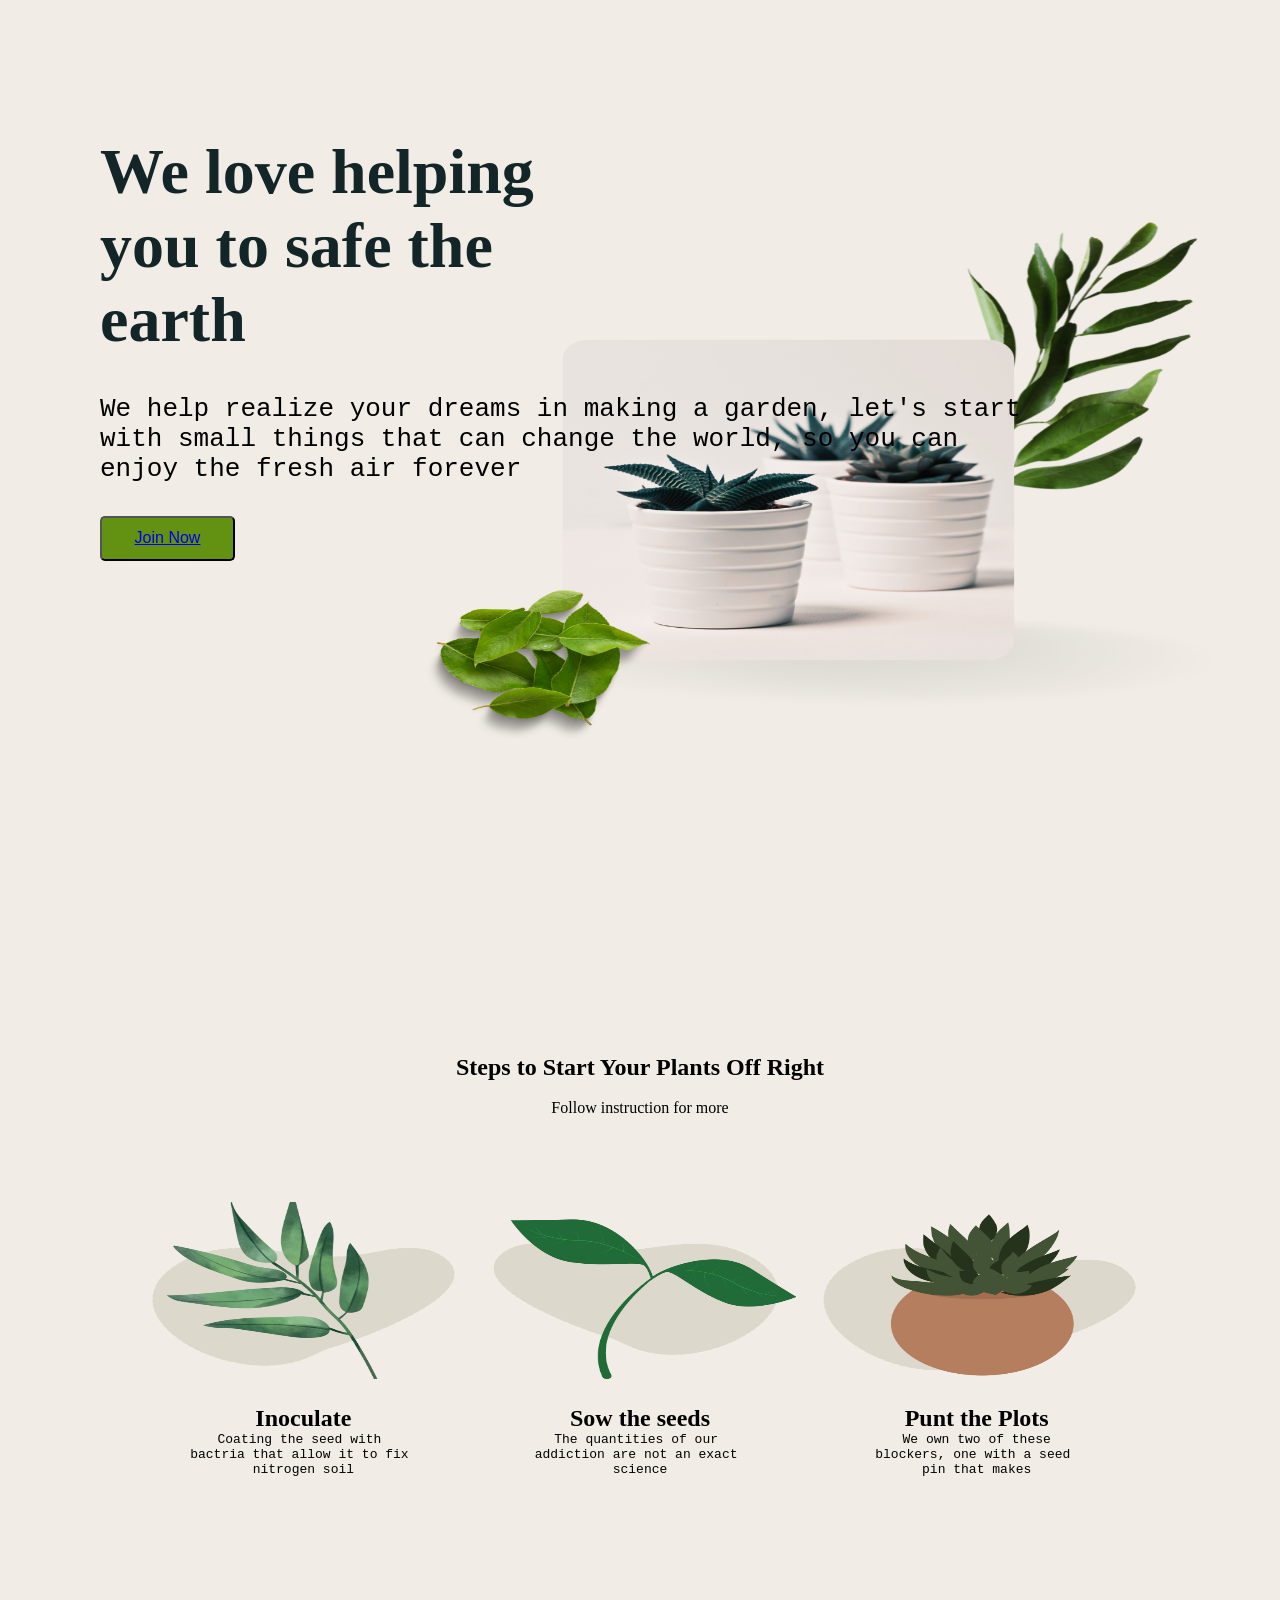
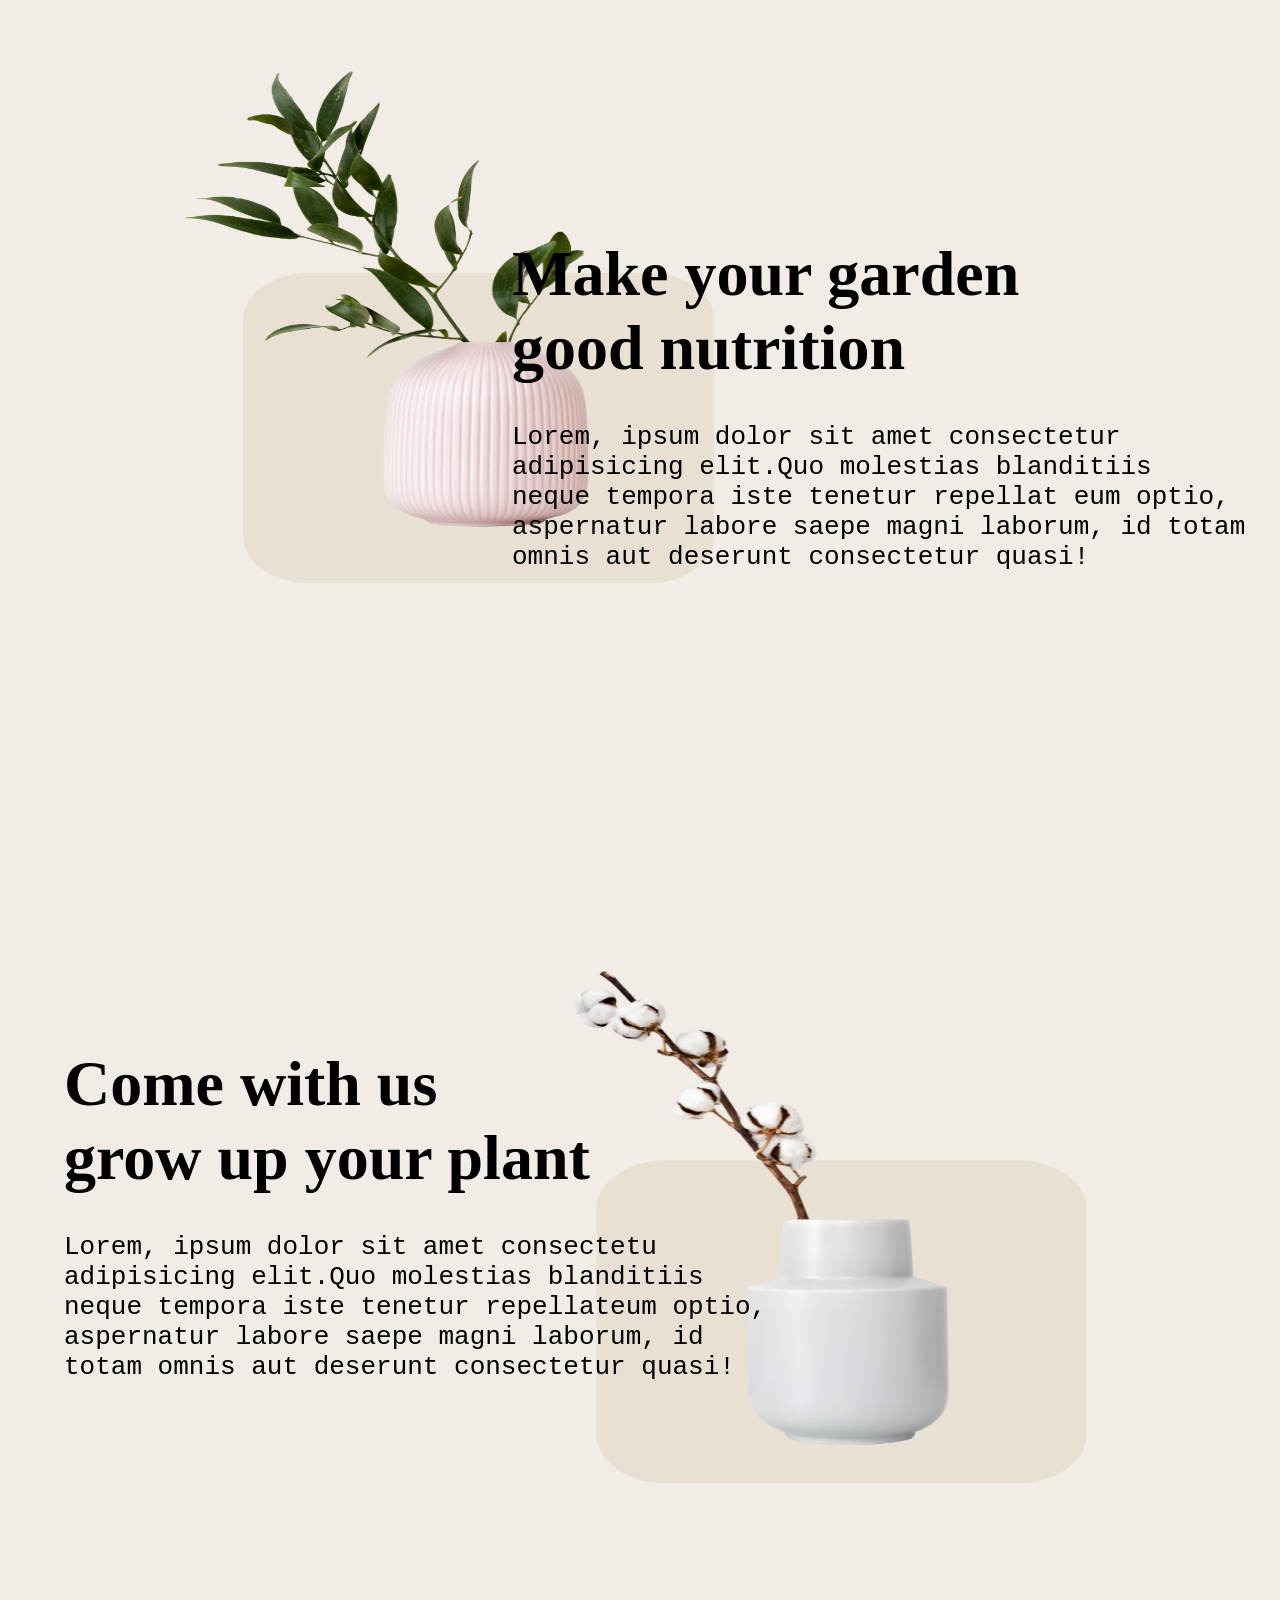
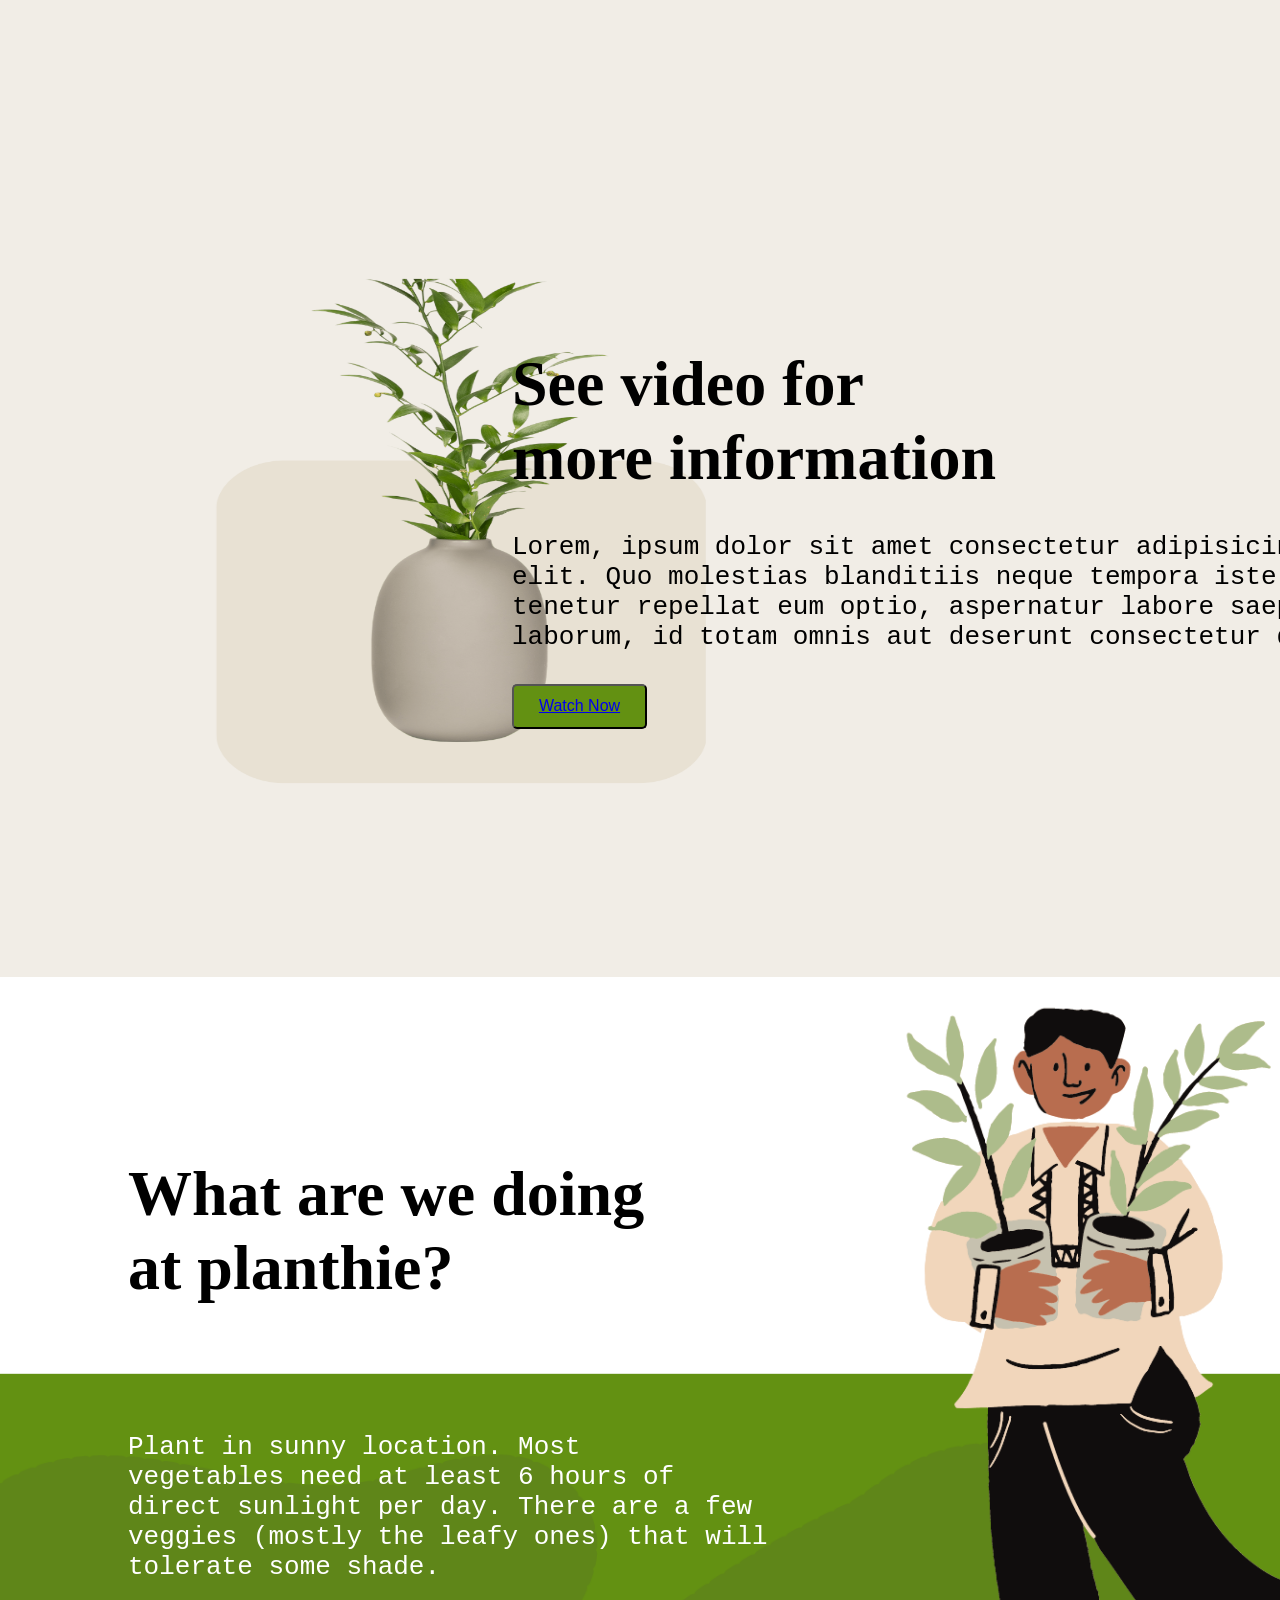
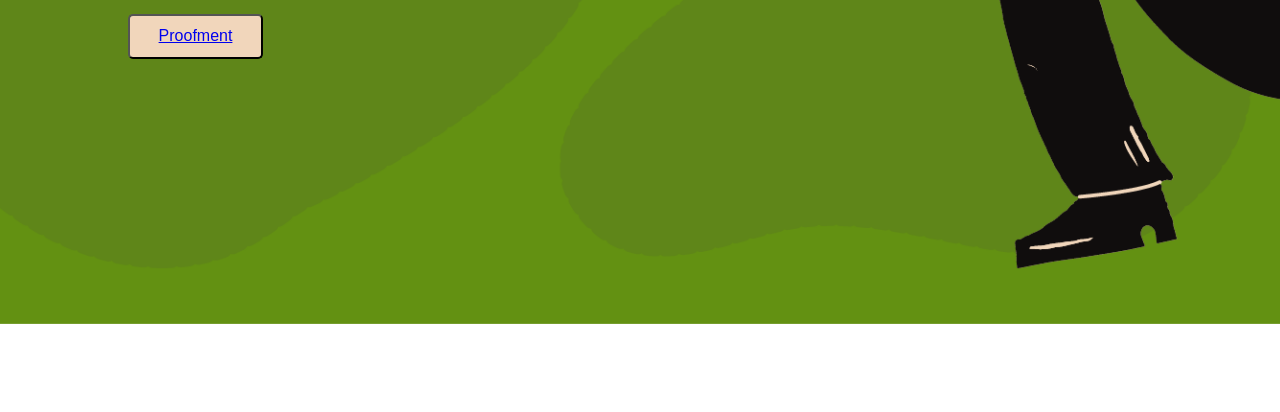
<file: Index.html>
<!DOCTYPE html>
<html lang="en">
<head>
    <meta charset="UTF-8">
    <meta http-equiv="X-UA-Compatible" content="IE=edge">
    <meta name="viewport" content="width=device-width, initial-scale=1.0">
    <title>Plant Shop</title>
    <link rel="stylesheet" href="/Index.css">
</head>
<body>
    <header class="header">
        <div class="header-div">
            <h1>We love helping <br> you to safe the <br> earth</h1>
            <br>
         <pre>We help realize your dreams in making a garden, let's start
with small things that can change the world, so you can
enjoy the fresh air forever
         </pre>
         <button class="btn"><a href="#">Join Now</a></button>
        </div>
    </header>
    
    <section class="section">
        <br>
        <br>
        <br>
        <h1>Steps to Start Your Plants Off Right</h1> <br>
        <p>Follow instruction for more</p>
        <div class="row">
            <div class="section-col">
                <img src="/5.png" alt="" height="220px">
               <h1>Inoculate</h1>
               <pre>Coating the seed with 
bactria that allow it to fix 
nitrogen soil</pre>
            </div>
            <div class="section-col">
                <img src="/6.png" alt="" height="220px">
                <h1>Sow the seeds</h1>
                <pre>The quantities of our 
addiction are not an exact 
science</pre>
             </div>
             <div class="section-col">
                <img src="/7.png" alt="" height="220px">
                <h1>Punt the Plots</h1>
                <pre>We own two of these
blockers, one with a seed 
pin that makes</pre>
             </div>
        </div>
    </section>
    <main class="main1">
        <div class="main1-div">
            <h1>Make your garden <br> good nutrition</h1>
            <br>
            <pre>Lorem, ipsum dolor sit amet consectetur 
adipisicing elit.Quo molestias blanditiis
neque tempora iste tenetur repellat eum optio,
aspernatur labore saepe magni laborum, id totam 
omnis aut deserunt consectetur quasi!
            </pre>
        </div>
    </main>
    <main class="main2">
        <div class="main2-div">
            <h1>Come with us <br> grow up your plant</h1>
            <br>
            <pre>Lorem, ipsum dolor sit amet consectetu
adipisicing elit.Quo molestias blanditiis
neque tempora iste tenetur repellateum optio, 
aspernatur labore saepe magni laborum, id
totam omnis aut deserunt consectetur quasi!
            </pre>
        </div>
    </main>
    <main class="main3">
        <div class="main3-div">
            <h1>See video for <br>more information</h1>
            <br>
            <pre>Lorem, ipsum dolor sit amet consectetur adipisicing
elit. Quo molestias blanditiis neque tempora iste
tenetur repellat eum optio, aspernatur labore saepe magni
laborum, id totam omnis aut deserunt consectetur quasi!
            </pre>
            <button class="btn1"><a href="#">Watch Now</a></button>
            </div>
    </main>
    <footer class="footer">
         <div class="footer-div">
              <h1>What are we doing <br> at planthie?</h1> <br>
              <pre id="pre">Plant in sunny location. Most
vegetables need at least 6 hours of 
direct sunlight per day. There are a few
veggies (mostly the leafy ones) that will
tolerate some shade.
              </pre> 
              <button class="footer-btn"><a href="#">Proofment</a></button>
         </div>
    </footer>

</body>
</html>
</file>
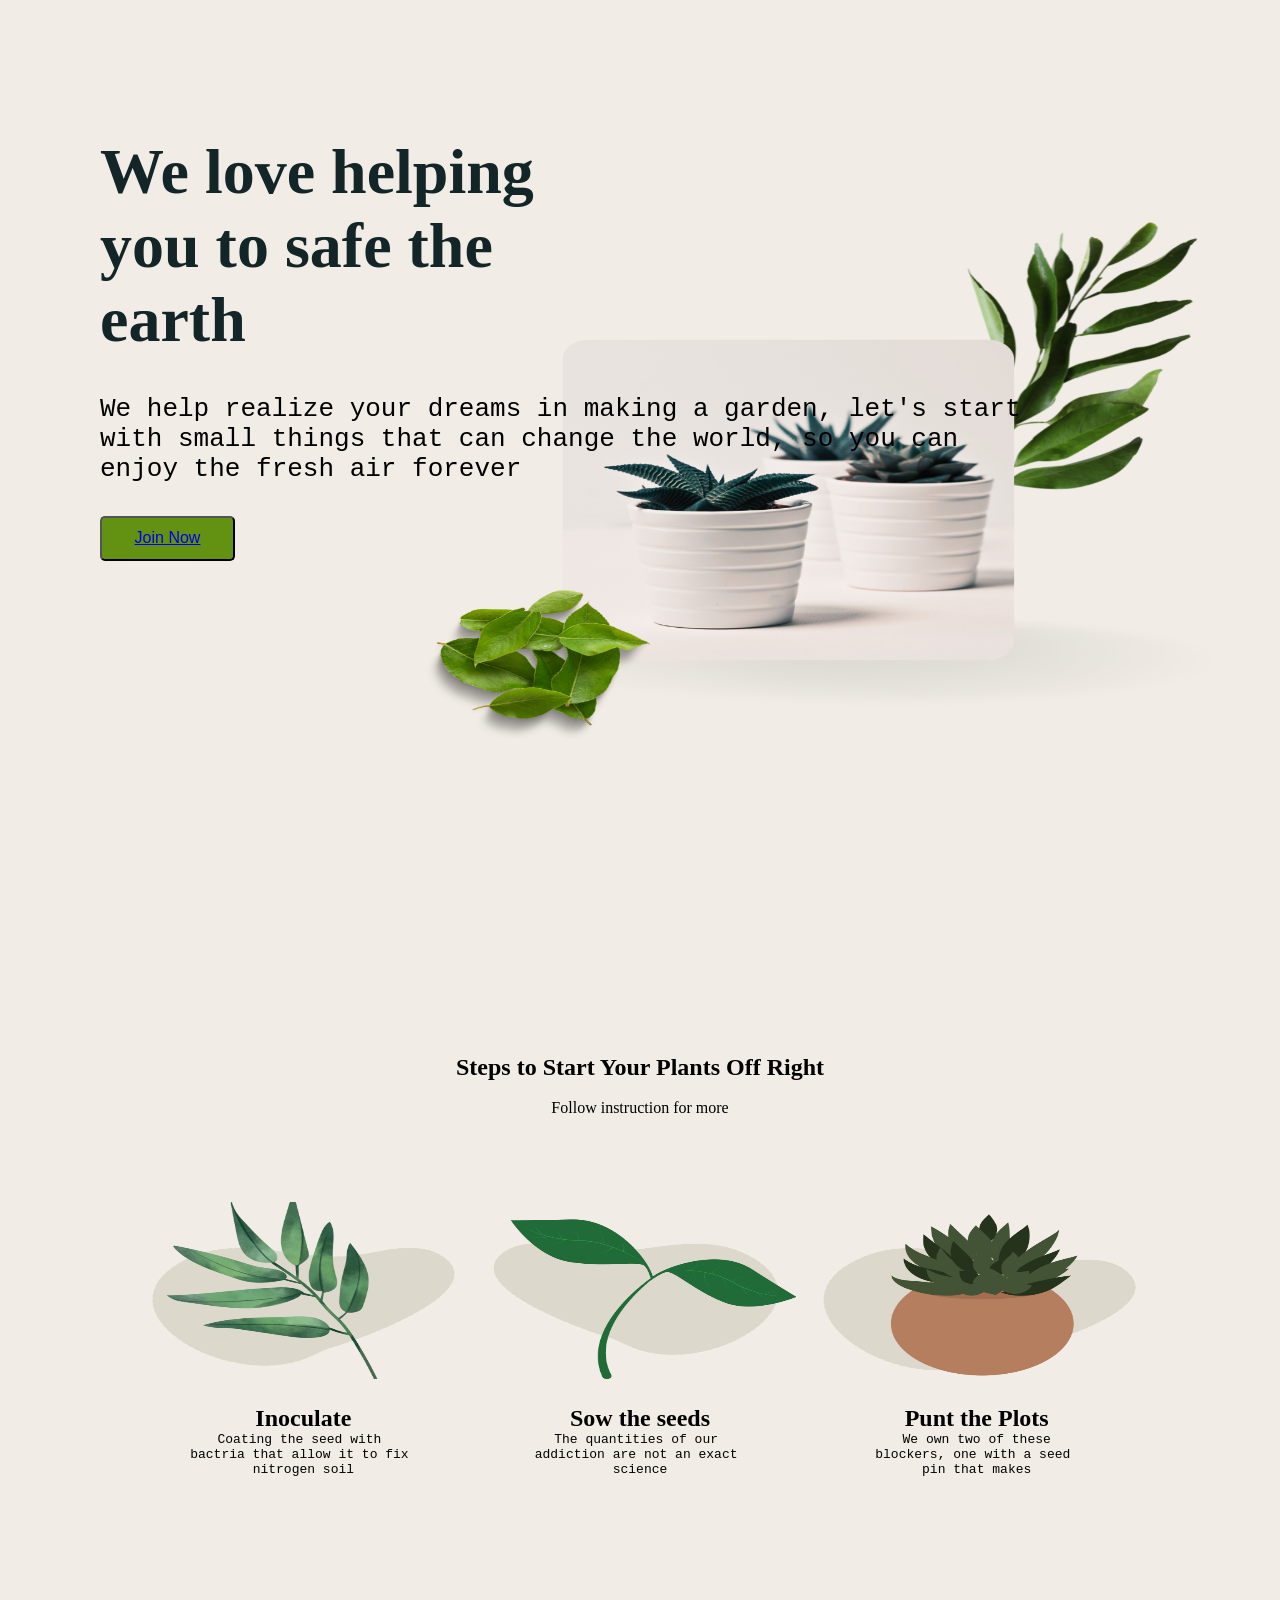
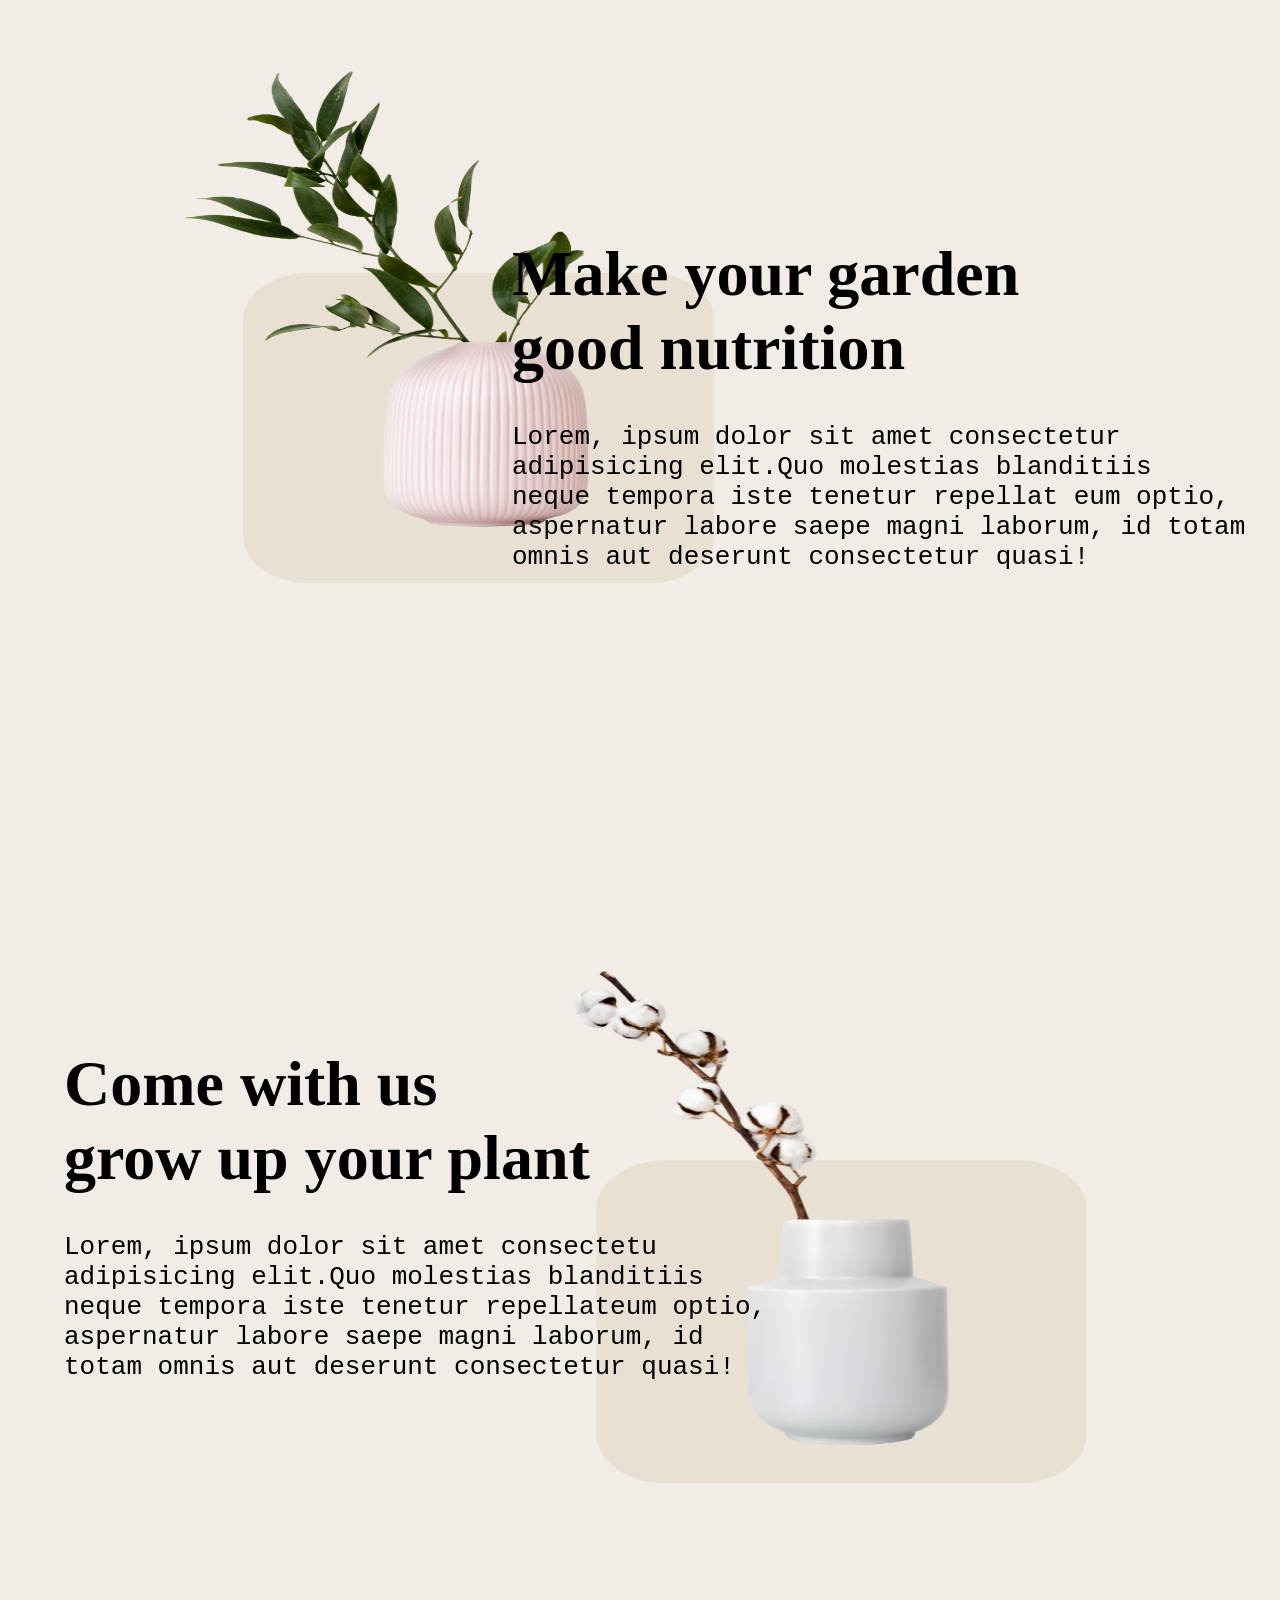
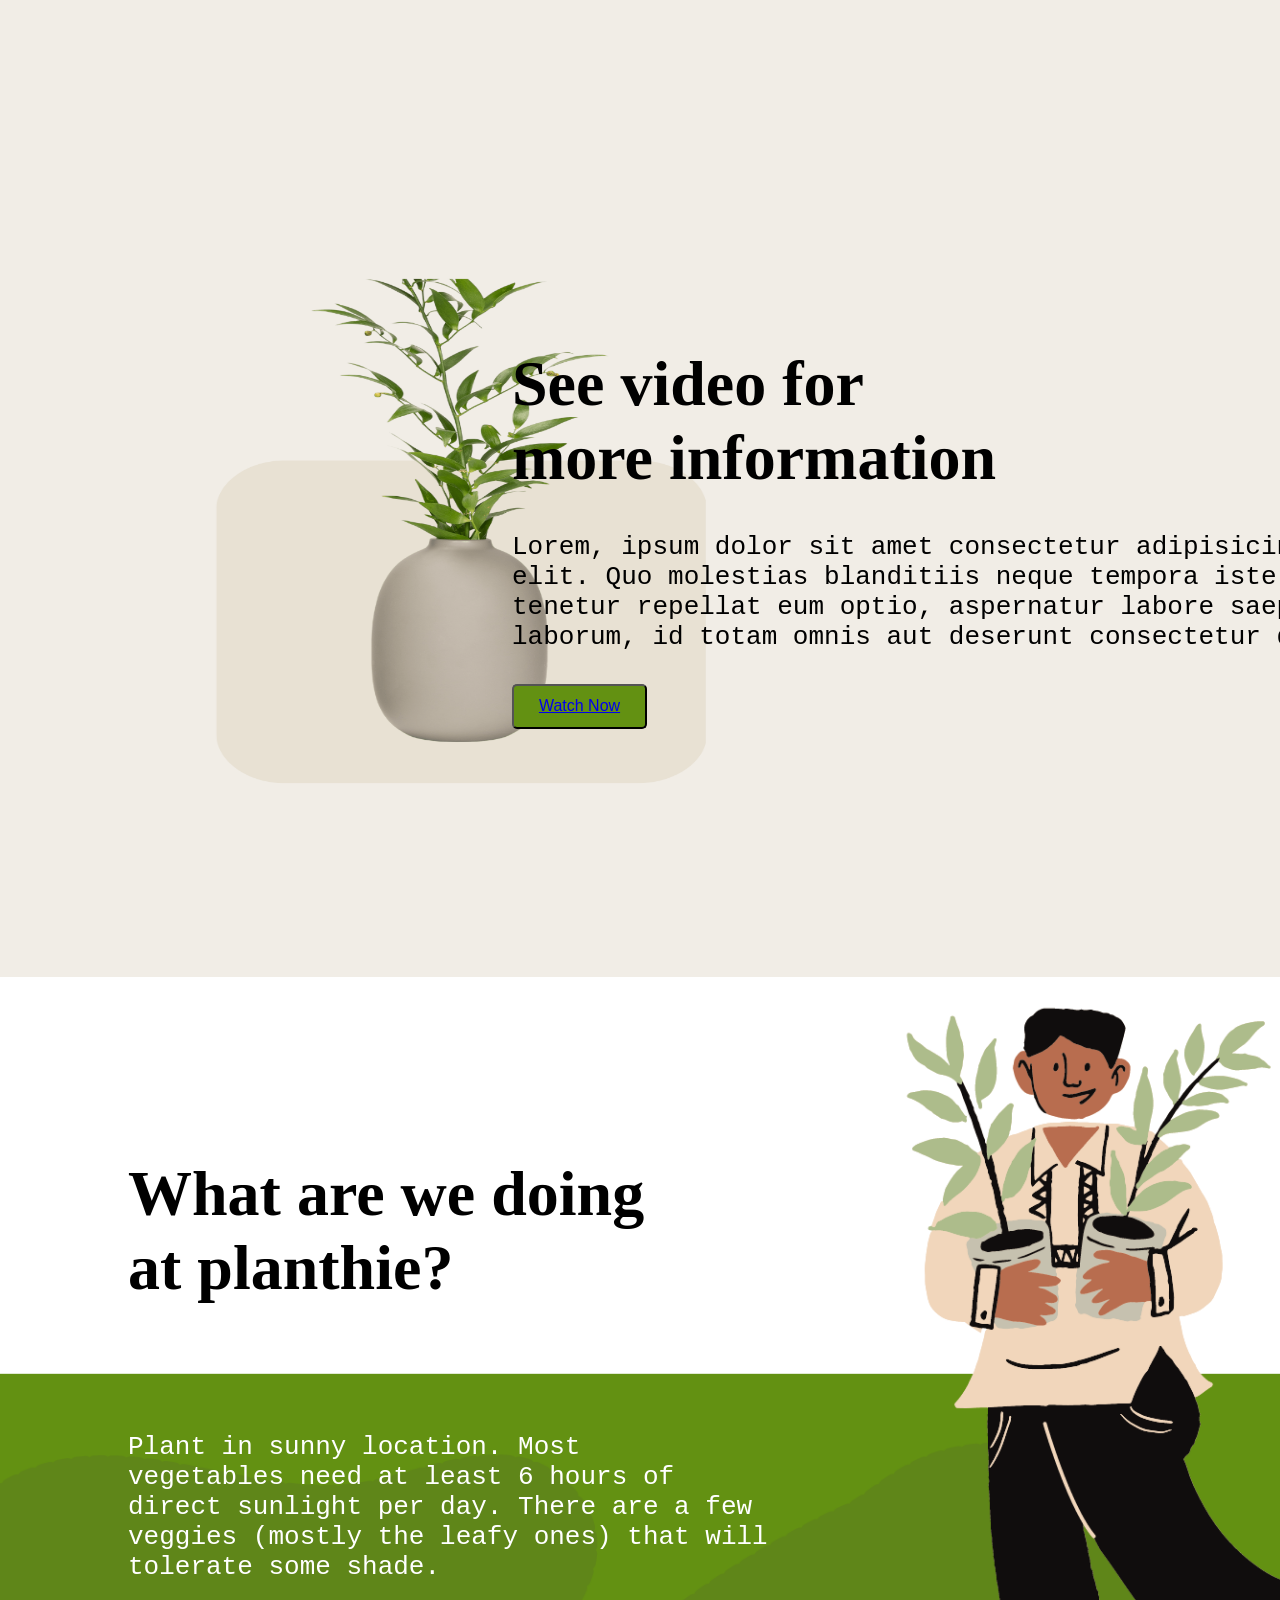
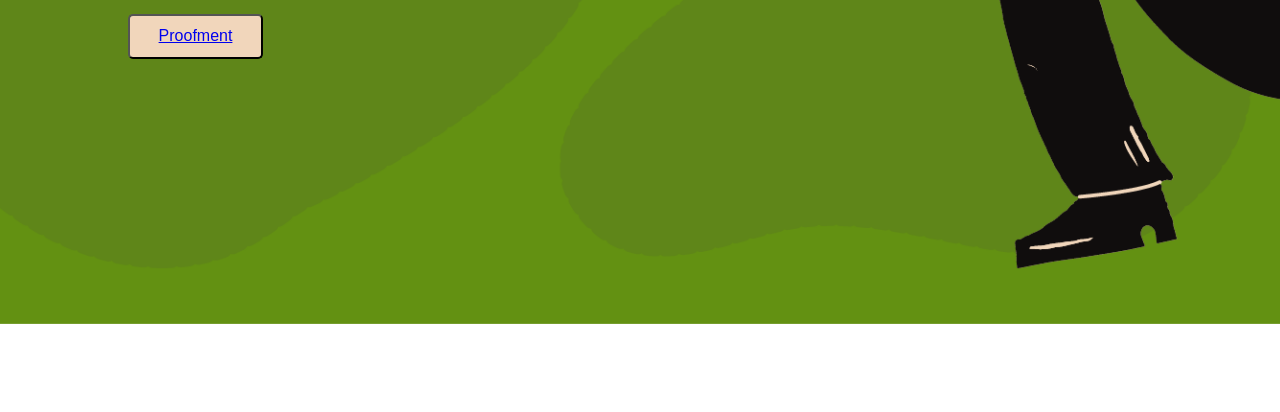
<file: index.html>
<!DOCTYPE html>
<html lang="en">
<head>
    <meta charset="UTF-8">
    <meta http-equiv="X-UA-Compatible" content="IE=edge">
    <meta name="viewport" content="width=device-width, initial-scale=1.0">
    <title>Plant Shop</title>
    <link rel="stylesheet" href="/index.css">

</head>
<body>
    <header class="header">
        <div class="header-div">
            <h1>We love helping <br> you to safe the <br> earth</h1>
            <br>
         <pre>We help realize your dreams in making a garden, let's start
with small things that can change the world, so you can
enjoy the fresh air forever
         </pre>
         <button class="btn"><a href="#">Join Now</a></button>
        </div>
    </header>
    
    <section class="section">
        <br>
        <br>
        <br>
        <h1>Steps to Start Your Plants Off Right</h1> <br>
        <p>Follow instruction for more</p>
        <div class="row">
            <div class="section-col">
                <img src="/5.png" alt="" height="220px">
               <h1>Inoculate</h1>
               <pre>Coating the seed with 
bactria that allow it to fix 
nitrogen soil</pre>
            </div>
            <div class="section-col">
                <img src="/6.png" alt="" height="220px">
                <h1>Sow the seeds</h1>
                <pre>The quantities of our 
addiction are not an exact 
science</pre>
             </div>
             <div class="section-col">
                <img src="/7.png" alt="" height="220px">
                <h1>Punt the Plots</h1>
                <pre>We own two of these
blockers, one with a seed 
pin that makes</pre>
             </div>
        </div>
    </section>
    <main class="main1">
        <div class="main1-div">
            <h1>Make your garden <br> good nutrition</h1>
            <br>
            <pre>Lorem, ipsum dolor sit amet consectetur 
adipisicing elit.Quo molestias blanditiis
neque tempora iste tenetur repellat eum optio,
aspernatur labore saepe magni laborum, id totam 
omnis aut deserunt consectetur quasi!
            </pre>
        </div>
    </main>
    <main class="main2">
        <div class="main2-div">
            <h1>Come with us <br> grow up your plant</h1>
            <br>
            <pre>Lorem, ipsum dolor sit amet consectetu
adipisicing elit.Quo molestias blanditiis
neque tempora iste tenetur repellateum optio, 
aspernatur labore saepe magni laborum, id
totam omnis aut deserunt consectetur quasi!
            </pre>
        </div>
    </main>
    <main class="main3">
        <div class="main3-div">
            <h1>See video for <br>more information</h1>
            <br>
            <pre>Lorem, ipsum dolor sit amet consectetur adipisicing
elit. Quo molestias blanditiis neque tempora iste
tenetur repellat eum optio, aspernatur labore saepe magni
laborum, id totam omnis aut deserunt consectetur quasi!
            </pre>
            <button class="btn1"><a href="#">Watch Now</a></button>
            </div>
    </main>
    <footer class="footer">
         <div class="footer-div">
              <h1>What are we doing <br> at planthie?</h1> <br>
              <pre id="pre">Plant in sunny location. Most
vegetables need at least 6 hours of 
direct sunlight per day. There are a few
veggies (mostly the leafy ones) that will
tolerate some shade.
              </pre> 
              <button class="footer-btn"><a href="#">Proofment</a></button>
         </div>
    </footer>

</body>
</html>
</file>
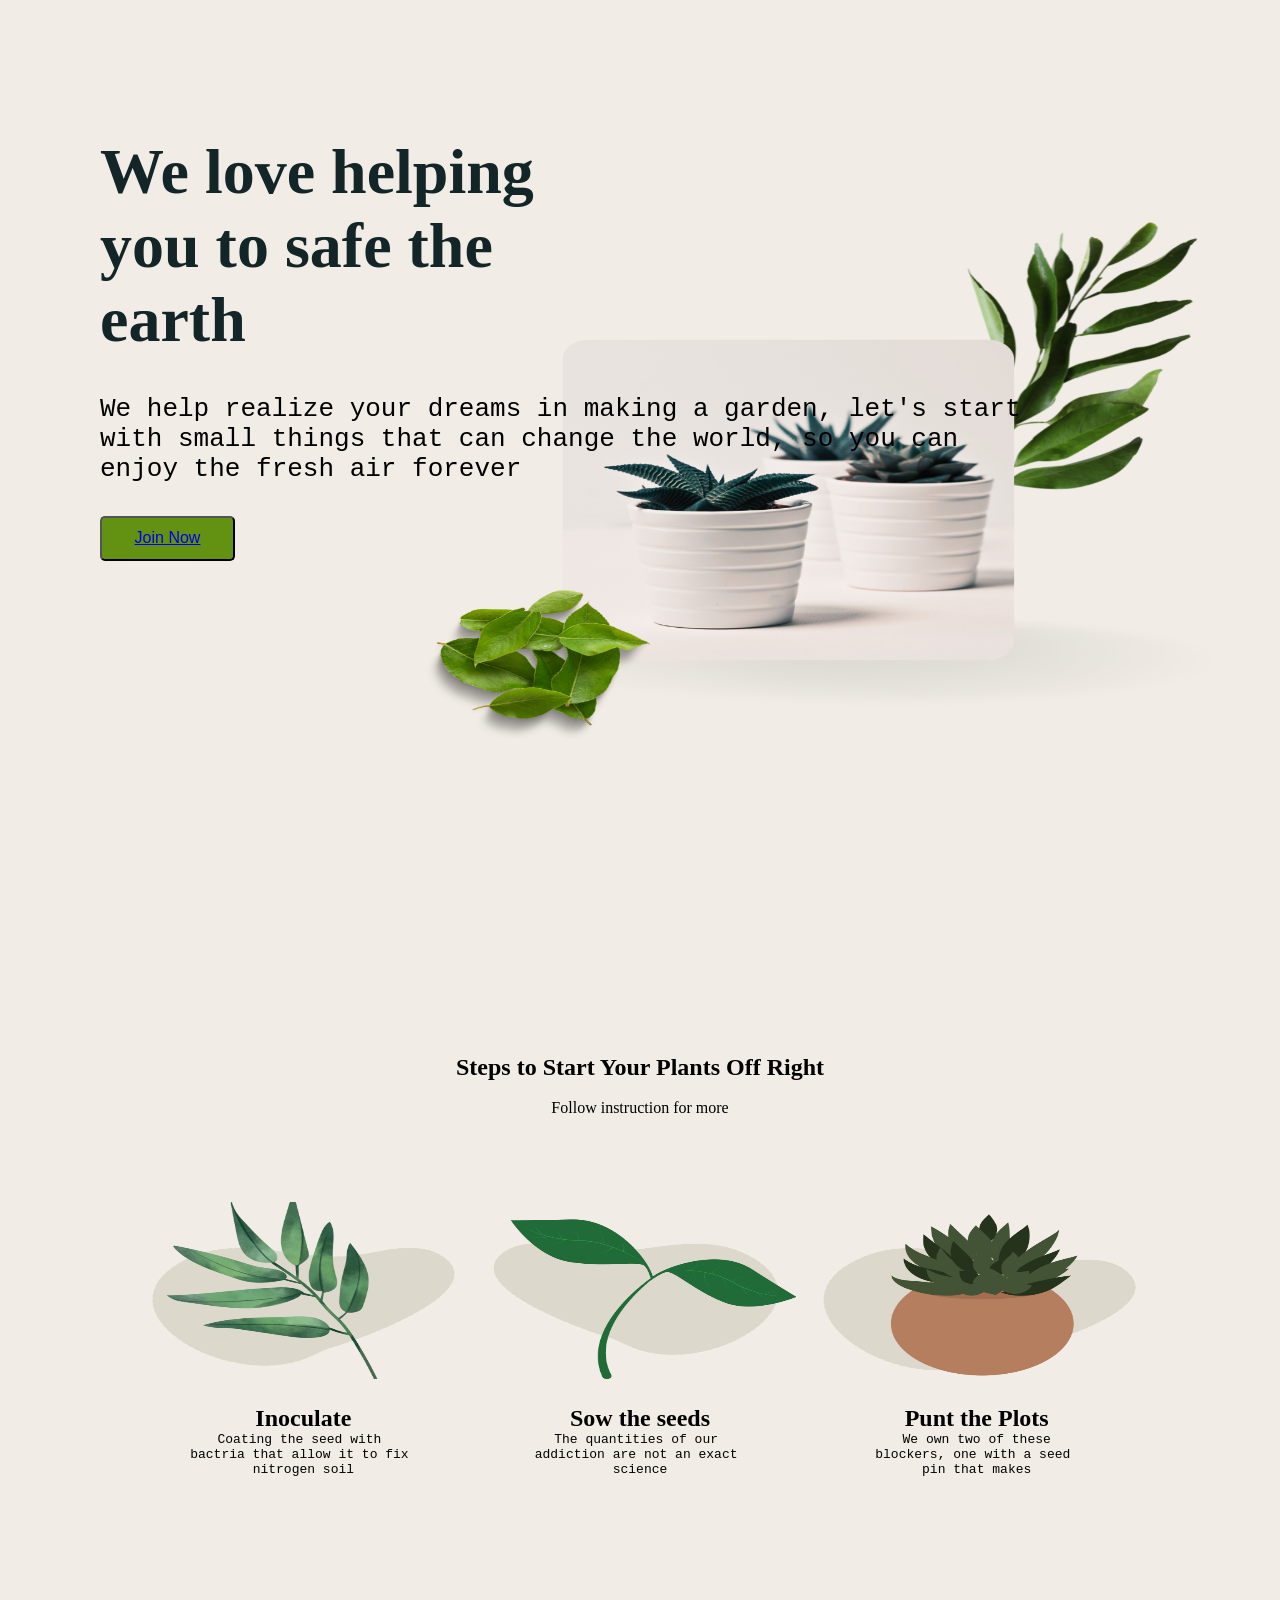
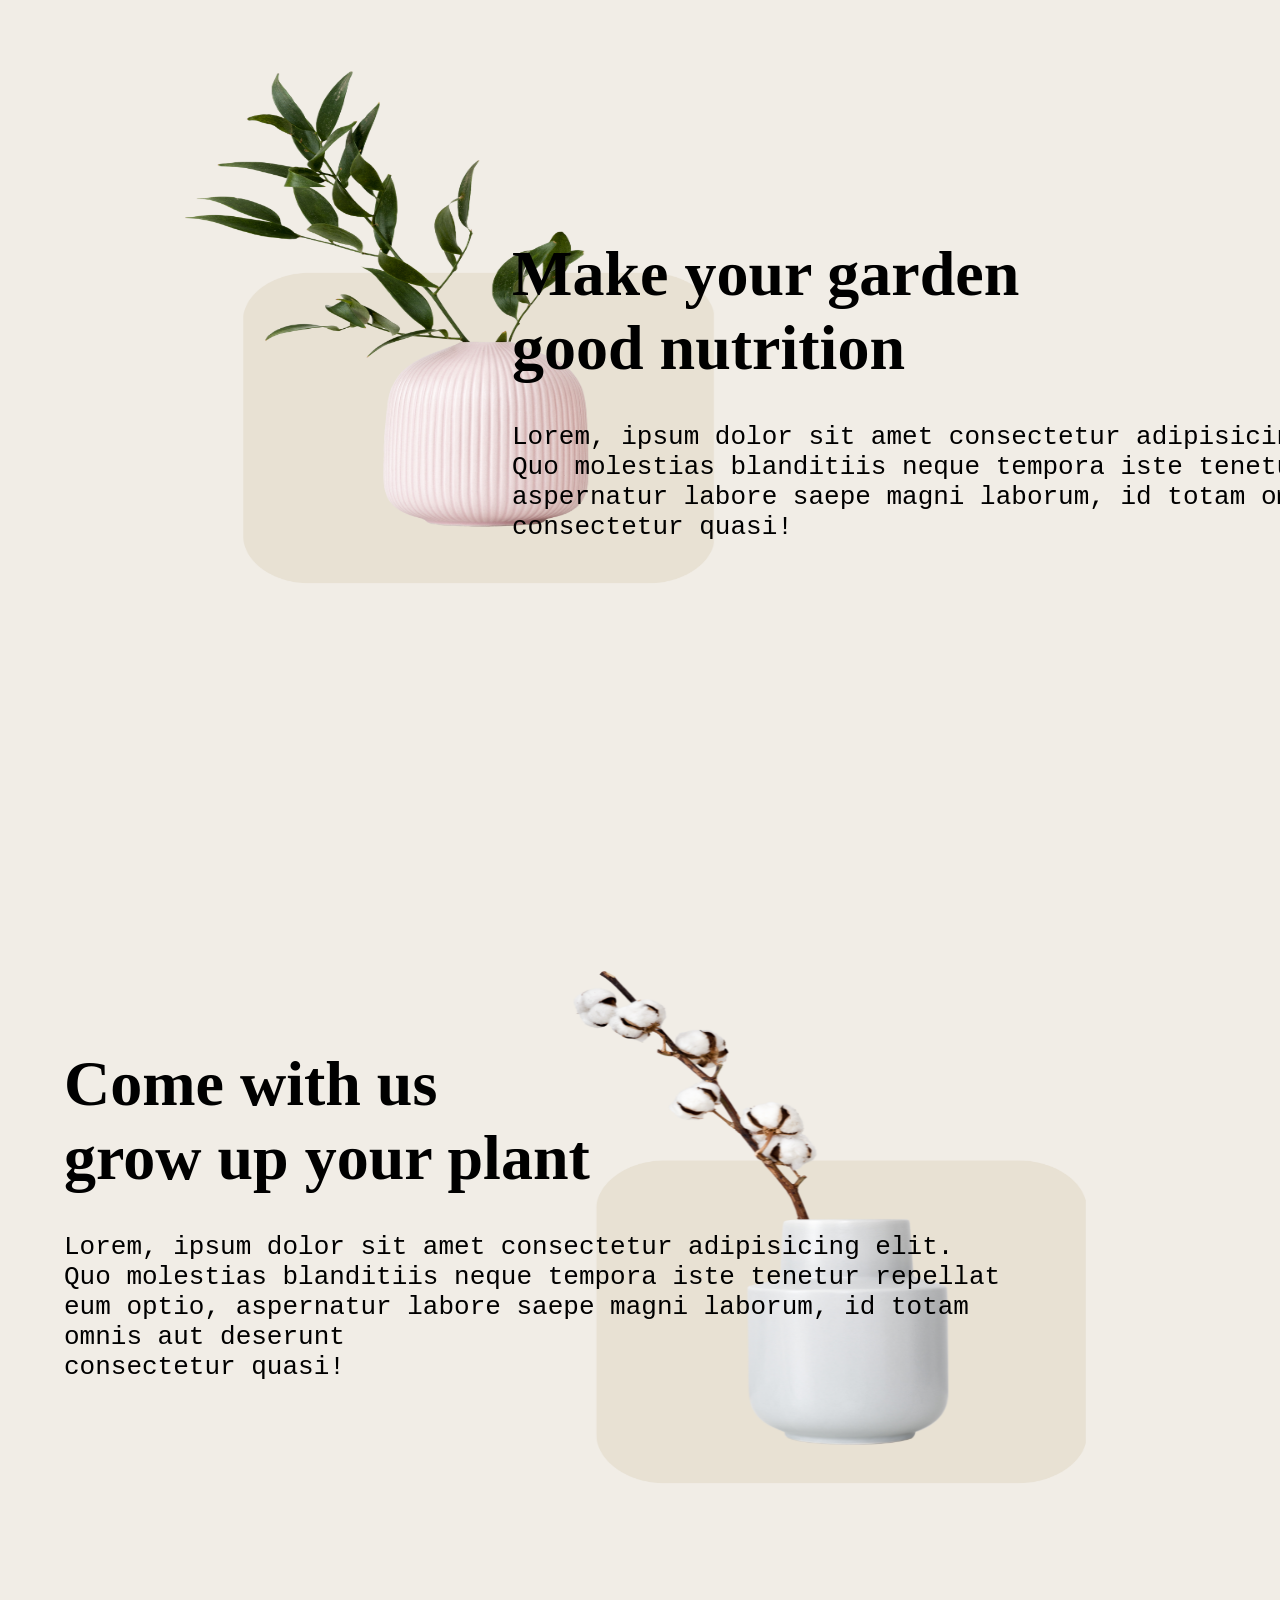
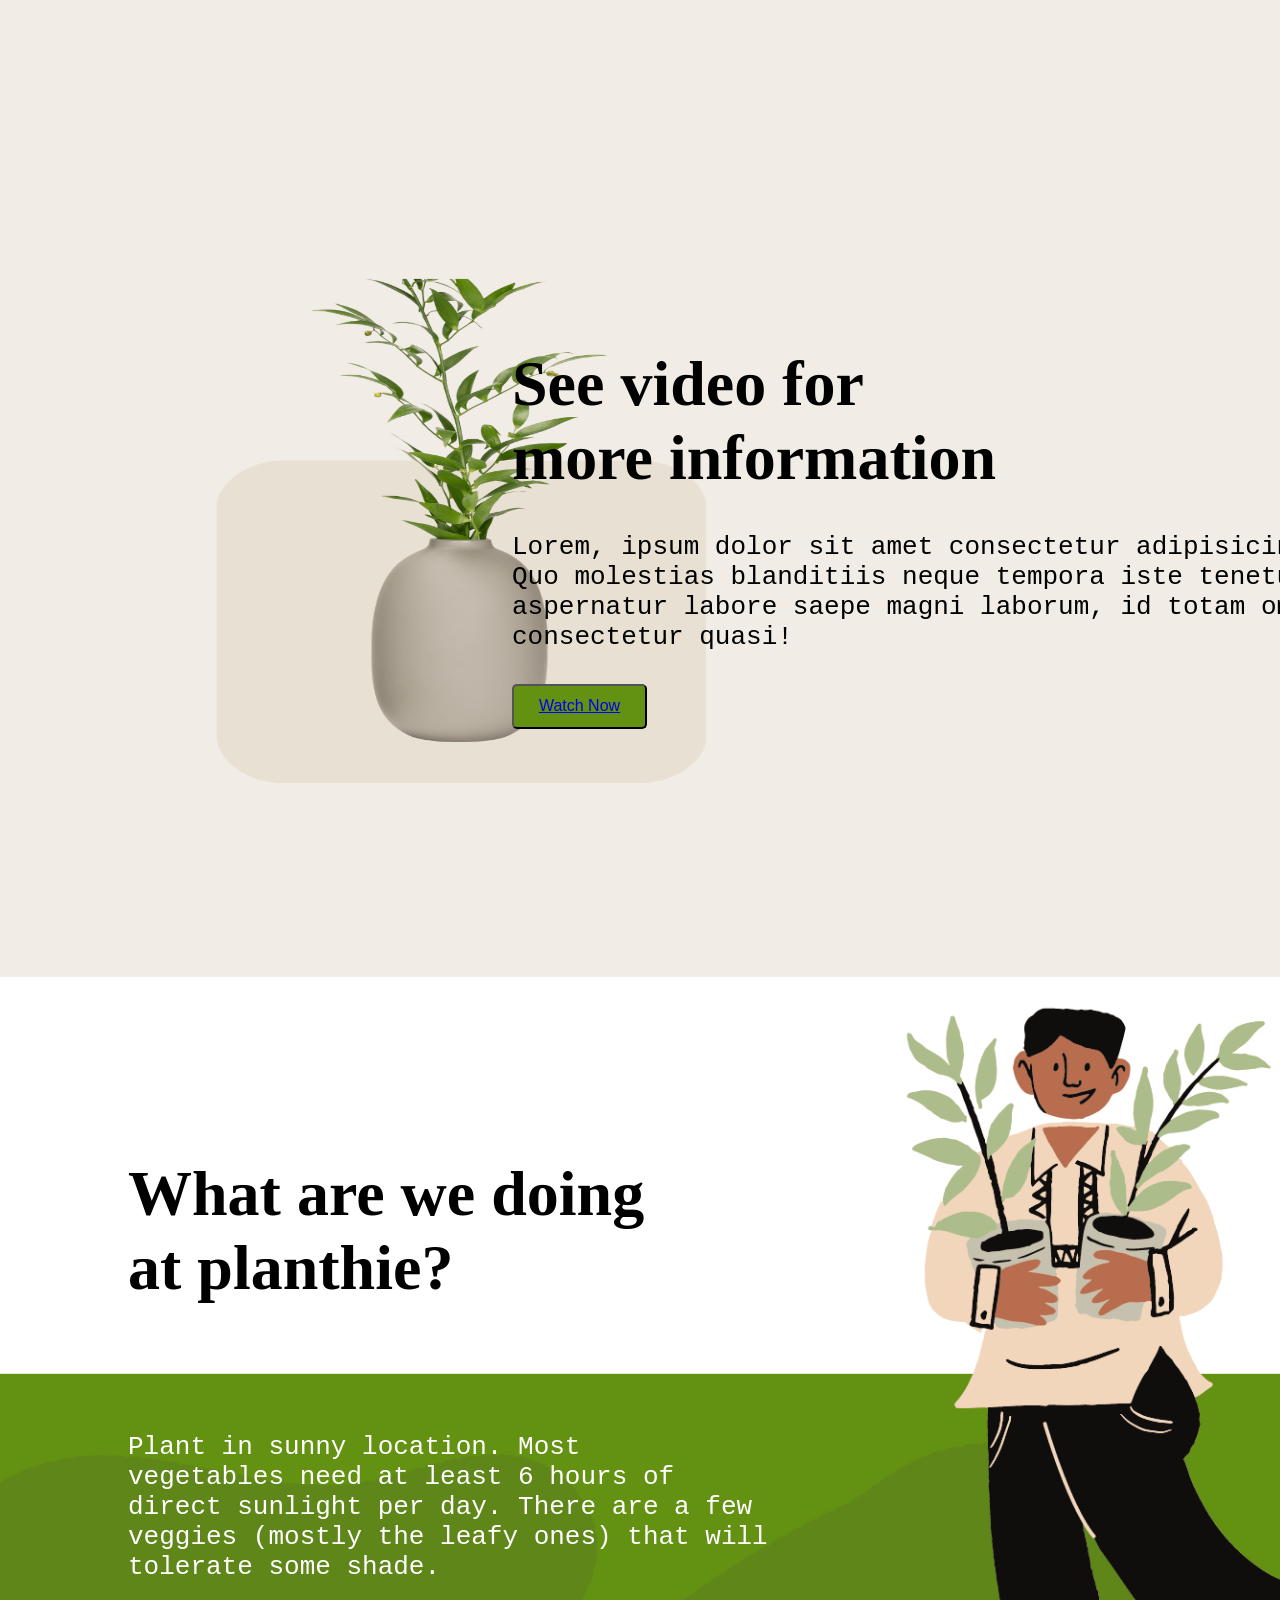
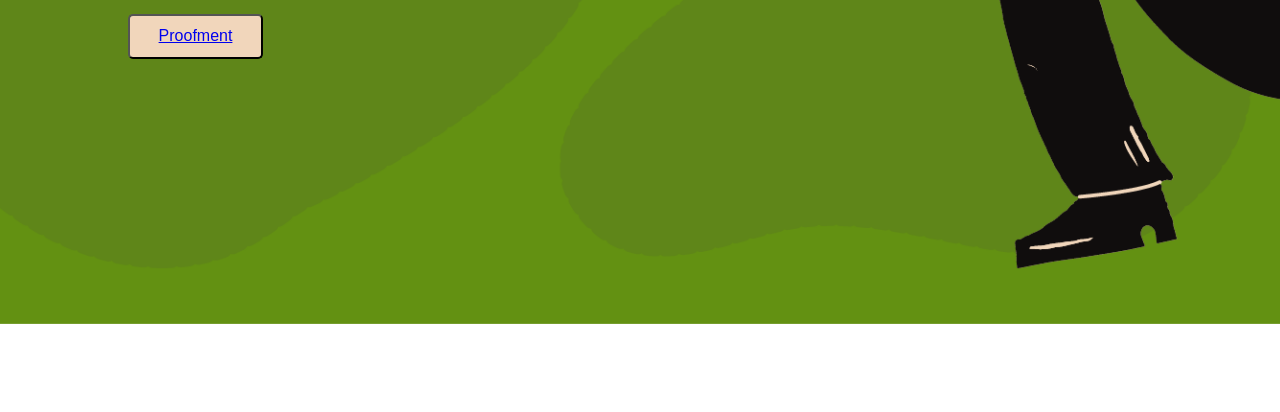
<file: Planthie/Index.html>
<!DOCTYPE html>
<html lang="en">
<head>
    <meta charset="UTF-8">
    <meta http-equiv="X-UA-Compatible" content="IE=edge">
    <meta name="viewport" content="width=device-width, initial-scale=1.0">
    <title>Plant Shop</title>
    <link rel="stylesheet" href="/Index.css">
</head>
<body>
    <header class="header">
        <div class="header-div">
            <h1>We love helping <br> you to safe the <br> earth</h1>
            <br>
         <pre>We help realize your dreams in making a garden, let's start
with small things that can change the world, so you can
enjoy the fresh air forever
         </pre>
         <button class="btn"><a href="#">Join Now</a></button>
        </div>
    </header>
    
    <section class="section">
        <br>
        <br>
        <br>
        <h1>Steps to Start Your Plants Off Right</h1> <br>
        <p>Follow instruction for more</p>
        <div class="row">
            <div class="section-col">
                <img src="/5.png" alt="" height="220px">
               <h1>Inoculate</h1>
               <pre>Coating the seed with 
bactria that allow it to fix 
nitrogen soil</pre>
            </div>
            <div class="section-col">
                <img src="/6.png" alt="" height="220px">
                <h1>Sow the seeds</h1>
                <pre>The quantities of our 
addiction are not an exact 
science</pre>
             </div>
             <div class="section-col">
                <img src="/7.png" alt="" height="220px">
                <h1>Punt the Plots</h1>
                <pre>We own two of these
blockers, one with a seed 
pin that makes</pre>
             </div>
        </div>
    </section>
    <main class="main1">
        <div class="main1-div">
            <h1>Make your garden <br> good nutrition</h1>
            <br>
            <pre>Lorem, ipsum dolor sit amet consectetur adipisicing elit. 
Quo molestias blanditiis neque tempora iste tenetur repellat eum optio, 
aspernatur labore saepe magni laborum, id totam omnis aut deserunt 
consectetur quasi!
            </pre>
        </div>
    </main>
    <main class="main2">
        <div class="main2-div">
            <h1>Come with us <br> grow up your plant</h1>
            <br>
            <pre>Lorem, ipsum dolor sit amet consectetur adipisicing elit. 
Quo molestias blanditiis neque tempora iste tenetur repellat 
eum optio, aspernatur labore saepe magni laborum, id totam 
omnis aut deserunt 
consectetur quasi!
            </pre>
        </div>
    </main>
    <main class="main3">
        <div class="main3-div">
            <h1>See video for <br>more information</h1>
            <br>
            <pre>Lorem, ipsum dolor sit amet consectetur adipisicing elit. 
Quo molestias blanditiis neque tempora iste tenetur repellat eum optio, 
aspernatur labore saepe magni laborum, id totam omnis aut deserunt 
consectetur quasi!
            </pre>
            <button class="btn1"><a href="#">Watch Now</a></button>
            </div>
    </main>
    <footer class="footer">
         <div class="footer-div">
              <h1>What are we doing <br> at planthie?</h1> <br>
              <pre id="pre">Plant in sunny location. Most
vegetables need at least 6 hours of 
direct sunlight per day. There are a few
veggies (mostly the leafy ones) that will
tolerate some shade.
              </pre> 
              <button class="footer-btn"><a href="#">Proofment</a></button>
         </div>
    </footer>

</body>
</html>
</file>
<file: Index.css>
*{  
    width: 100%;
    margin: 0;
    box-sizing: border-box;
    padding: 0;
}
.header{
    height: 100vh;
    background-image: url("/1.png");
    background-color: #f1ede6;
    background-position: right;
    background-size: 100vh 50vw;
    background-repeat: no-repeat;    
}
.header-div{
    align-items: center;
    padding-left: 100px;
    padding-top: 15vh;
    font-size: xx-large;
}
.header-div h1{
    color:#132527;
}
.btn{
    height: 5vh;
    width: 15vh;
    border-radius: 5px;
    font-size: medium;
    background-color: #639112;
}
.section{
    background-color: #f1ede6;
    text-align: center;
    padding-top: 100px;
}
.row{
    margin-top: 5%;
    display: flex;
    justify-content: space-between;
    padding-left: 15vh;
    padding-right: 15vh;
}
.main1{
    height: 100vh;
    background-image: url("/2.png");
    background-color: #f1ede6;
    background-position: left;
    background-size: 100vh 50vw;
    background-repeat: no-repeat; 
}
.main1-div{
    padding-top: 40vh;
    padding-left: 40vw;
}
.main1-div {
    font-size: xx-large;
}
.main2{
    height: 100vh;
    background-image: url("/3.png");
    background-color: #f1ede6;
    background-position: right;
    background-size: 100vh 50vw;
    background-repeat: no-repeat; 
}
.main2-div{
    padding-top: 30vh;
    padding-left: 5vw;
}
.main2-div {
    font-size: xx-large;
}
.main3{
    height: 100vh;
    background-image: url("/4.png");
    background-color: #f1ede6;
    background-position: left;
    background-size: 100vh 50vw;
    background-repeat: no-repeat; 
}
.main3-div{
    padding-top: 30vh;
    padding-left: 40vw;
}
.main3-div {
    font-size: xx-large;
}
.btn1{
    height: 5vh;
    width: 15vh;
    border-radius: 5px;
    font-size: medium;
    background-color: #639112;
 }
 .footer{
    height: 115vh;
    background-image: url("/8.png");
    background-position: top;
    background-repeat: no-repeat;
    background-size: cover;
    background-color: #f1ede6;
 }
 .footer-div{
    font-size: xx-large;
    padding-left: 10vw;
    padding-top: 20vh;
 }
 #pre{
    color: #ffffff;
    padding-top: 10vh;
 }
 .footer-btn{
    height: 5vh;
    width: 15vh;
    border-radius: 5px;
    font-size: medium;
    background-color: #f1d6bb;
 }
</file>
<file: index.css>
*{  
    width: 100%;
    margin: 0;
    box-sizing: border-box;
    padding: 0;
}
.header{
    height: 100vh;
    background-image: url("/1.png");
    background-color: #f1ede6;
    background-position: right;
    background-size: 100vh 50vw;
    background-repeat: no-repeat;    
}
.header-div{
    align-items: center;
    padding-left: 100px;
    padding-top: 15vh;
    font-size: xx-large;
}
.header-div h1{
    color:#132527;
}
.btn{
    height: 5vh;
    width: 15vh;
    border-radius: 5px;
    font-size: medium;
    background-color: #639112;
}
.section{
    background-color: #f1ede6;
    text-align: center;
    padding-top: 100px;
}
.row{
    margin-top: 5%;
    display: flex;
    justify-content: space-between;
    padding-left: 15vh;
    padding-right: 15vh;
}
.main1{
    height: 100vh;
    background-image: url("/2.png");
    background-color: #f1ede6;
    background-position: left;
    background-size: 100vh 50vw;
    background-repeat: no-repeat; 
}
.main1-div{
    padding-top: 40vh;
    padding-left: 40vw;
}
.main1-div {
    font-size: xx-large;
}
.main2{
    height: 100vh;
    background-image: url("/3.png");
    background-color: #f1ede6;
    background-position: right;
    background-size: 100vh 50vw;
    background-repeat: no-repeat; 
}
.main2-div{
    padding-top: 30vh;
    padding-left: 5vw;
}
.main2-div {
    font-size: xx-large;
}
.main3{
    height: 100vh;
    background-image: url("/4.png");
    background-color: #f1ede6;
    background-position: left;
    background-size: 100vh 50vw;
    background-repeat: no-repeat; 
}
.main3-div{
    padding-top: 30vh;
    padding-left: 40vw;
}
.main3-div {
    font-size: xx-large;
}
.btn1{
    height: 5vh;
    width: 15vh;
    border-radius: 5px;
    font-size: medium;
    background-color: #639112;
 }
 .footer{
    height: 115vh;
    background-image: url("/8.png");
    background-position: top;
    background-repeat: no-repeat;
    background-size: cover;
    background-color: #f1ede6;
 }
 .footer-div{
    font-size: xx-large;
    padding-left: 10vw;
    padding-top: 20vh;
 }
 #pre{
    color: #ffffff;
    padding-top: 10vh;
 }
 .footer-btn{
    height: 5vh;
    width: 15vh;
    border-radius: 5px;
    font-size: medium;
    background-color: #f1d6bb;
 }
</file>
